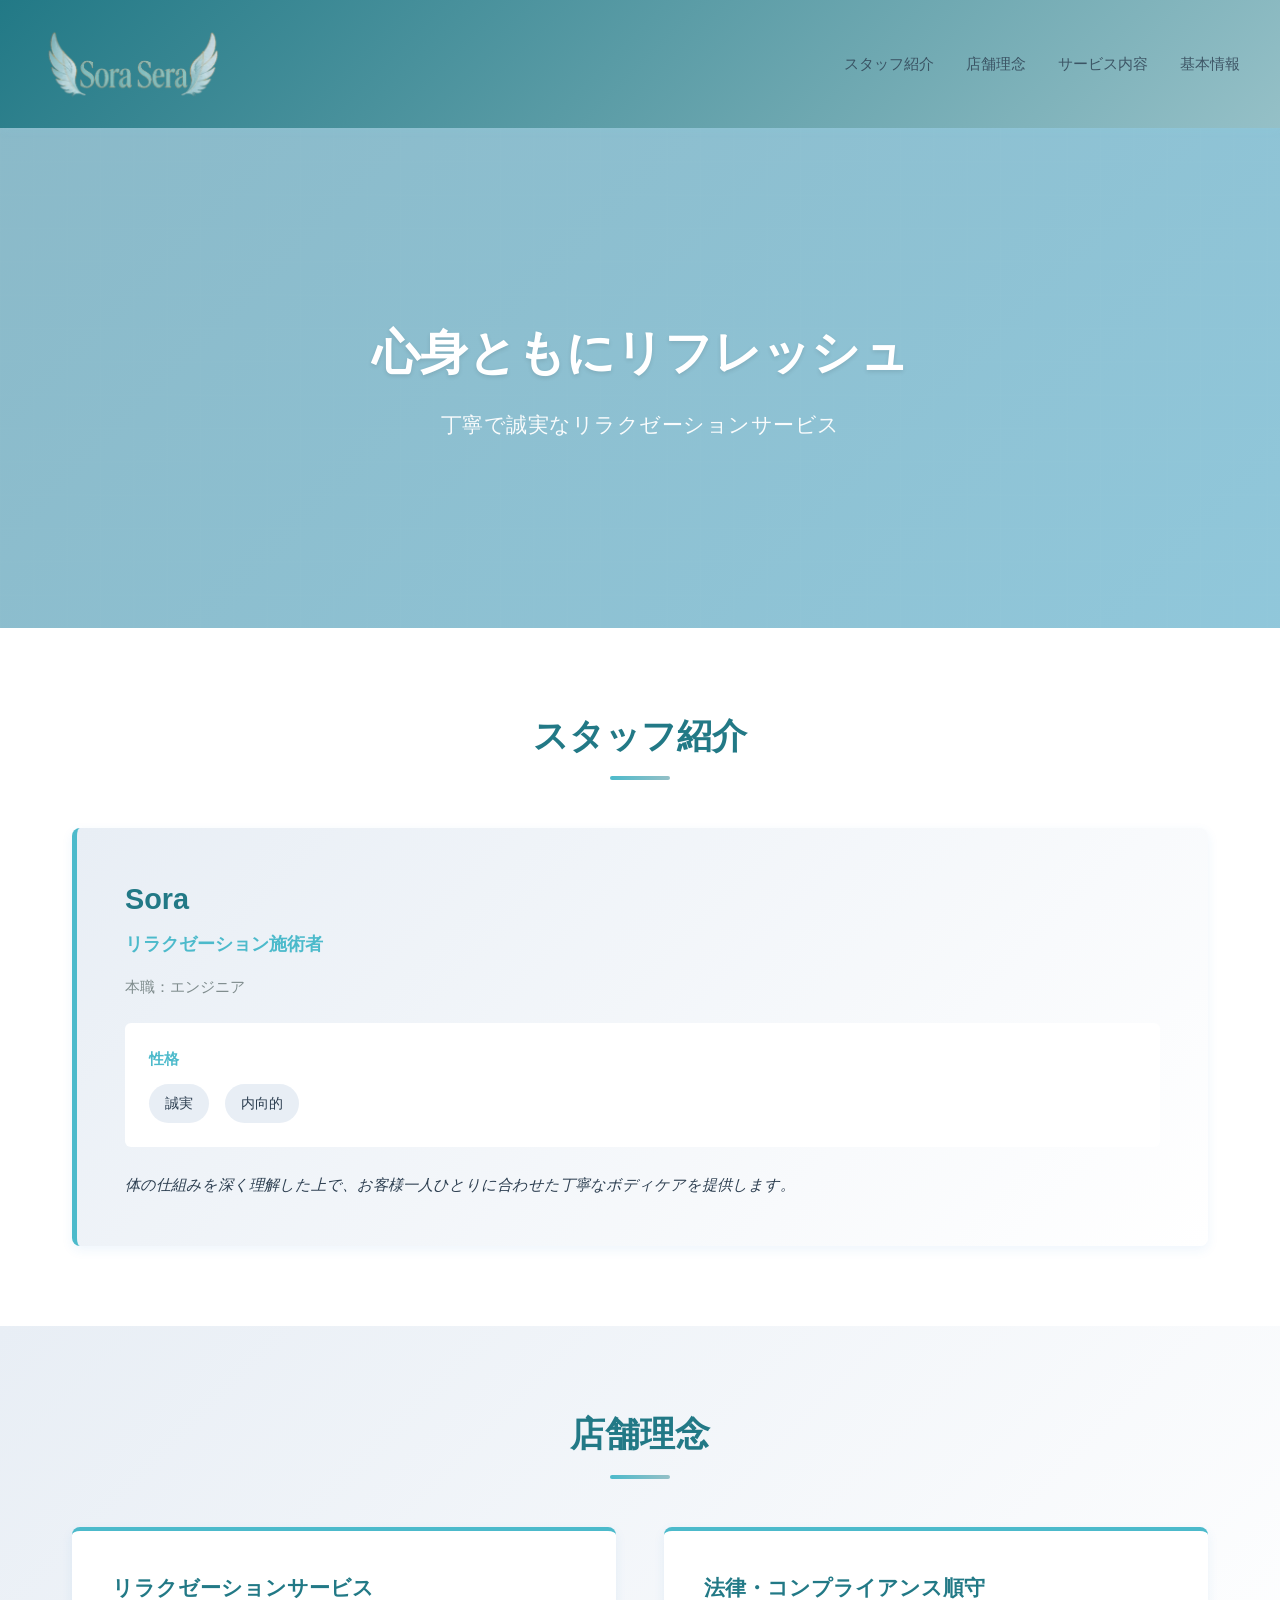
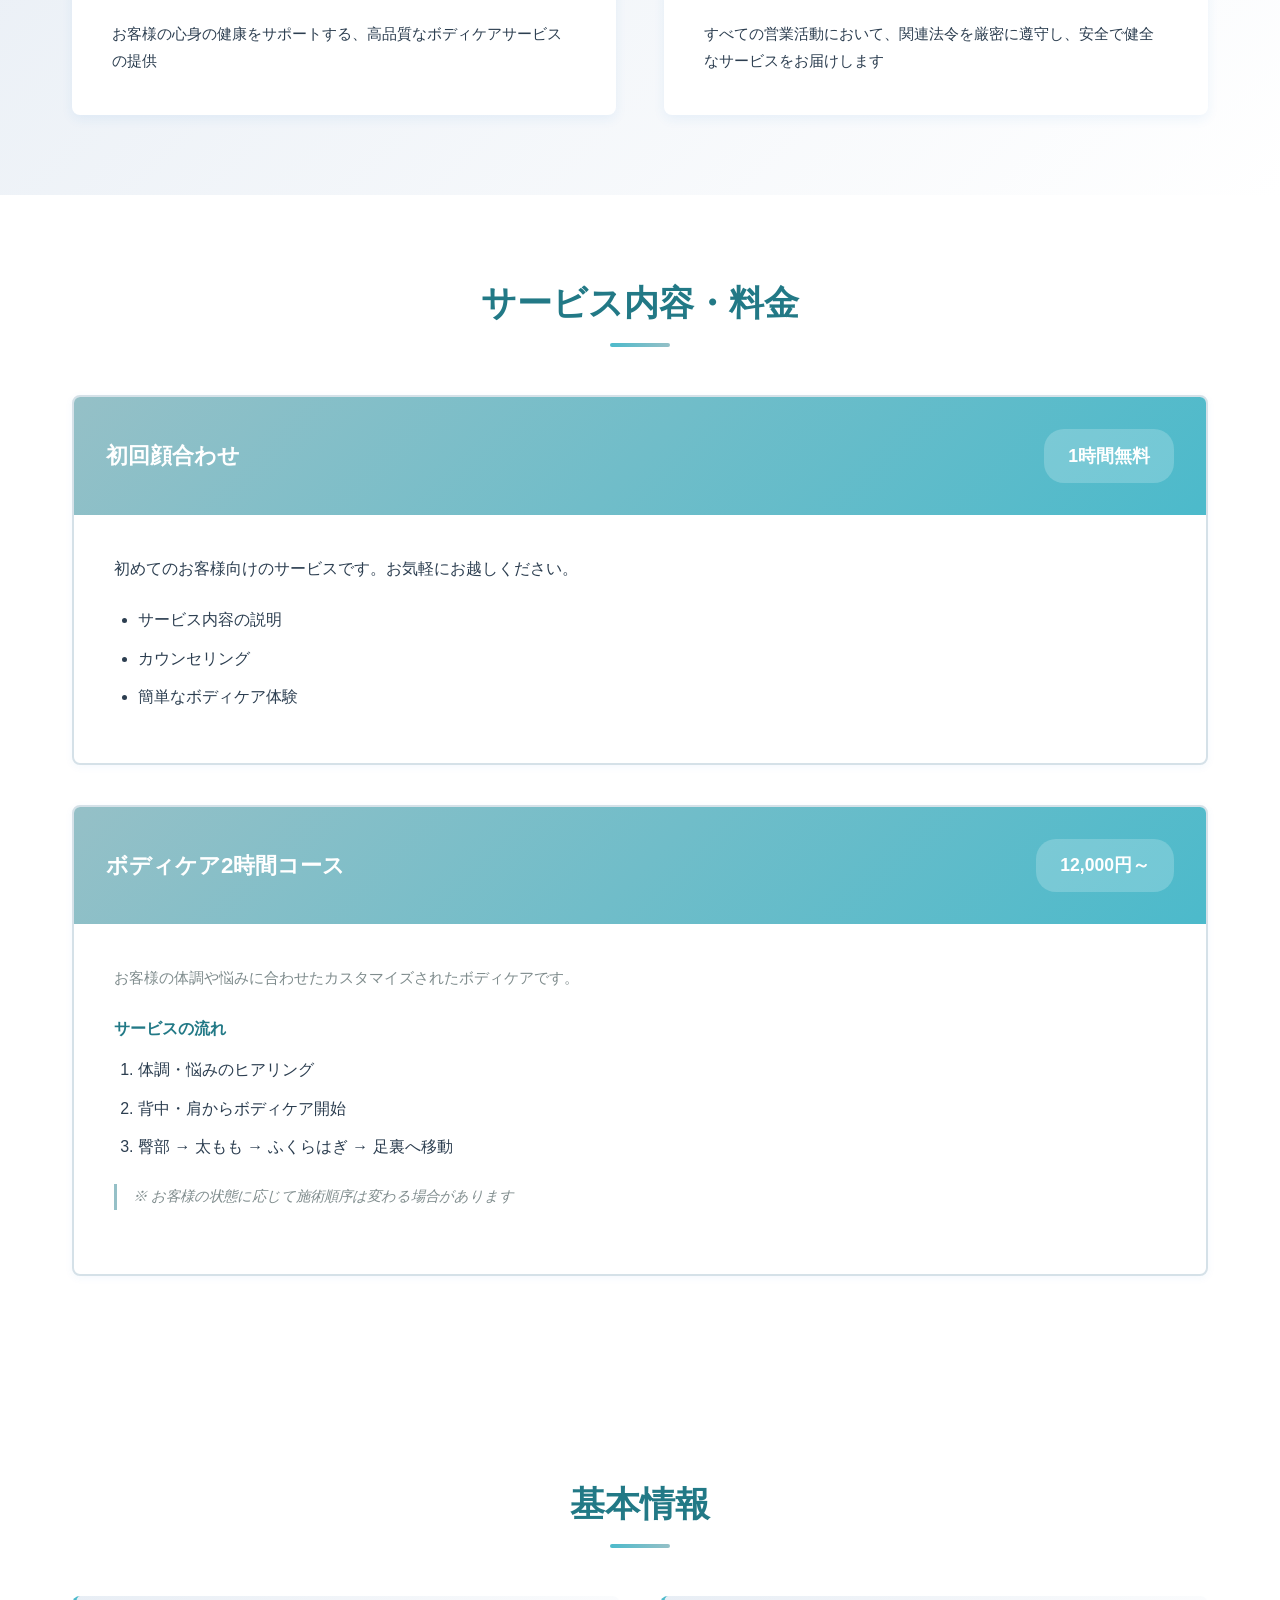
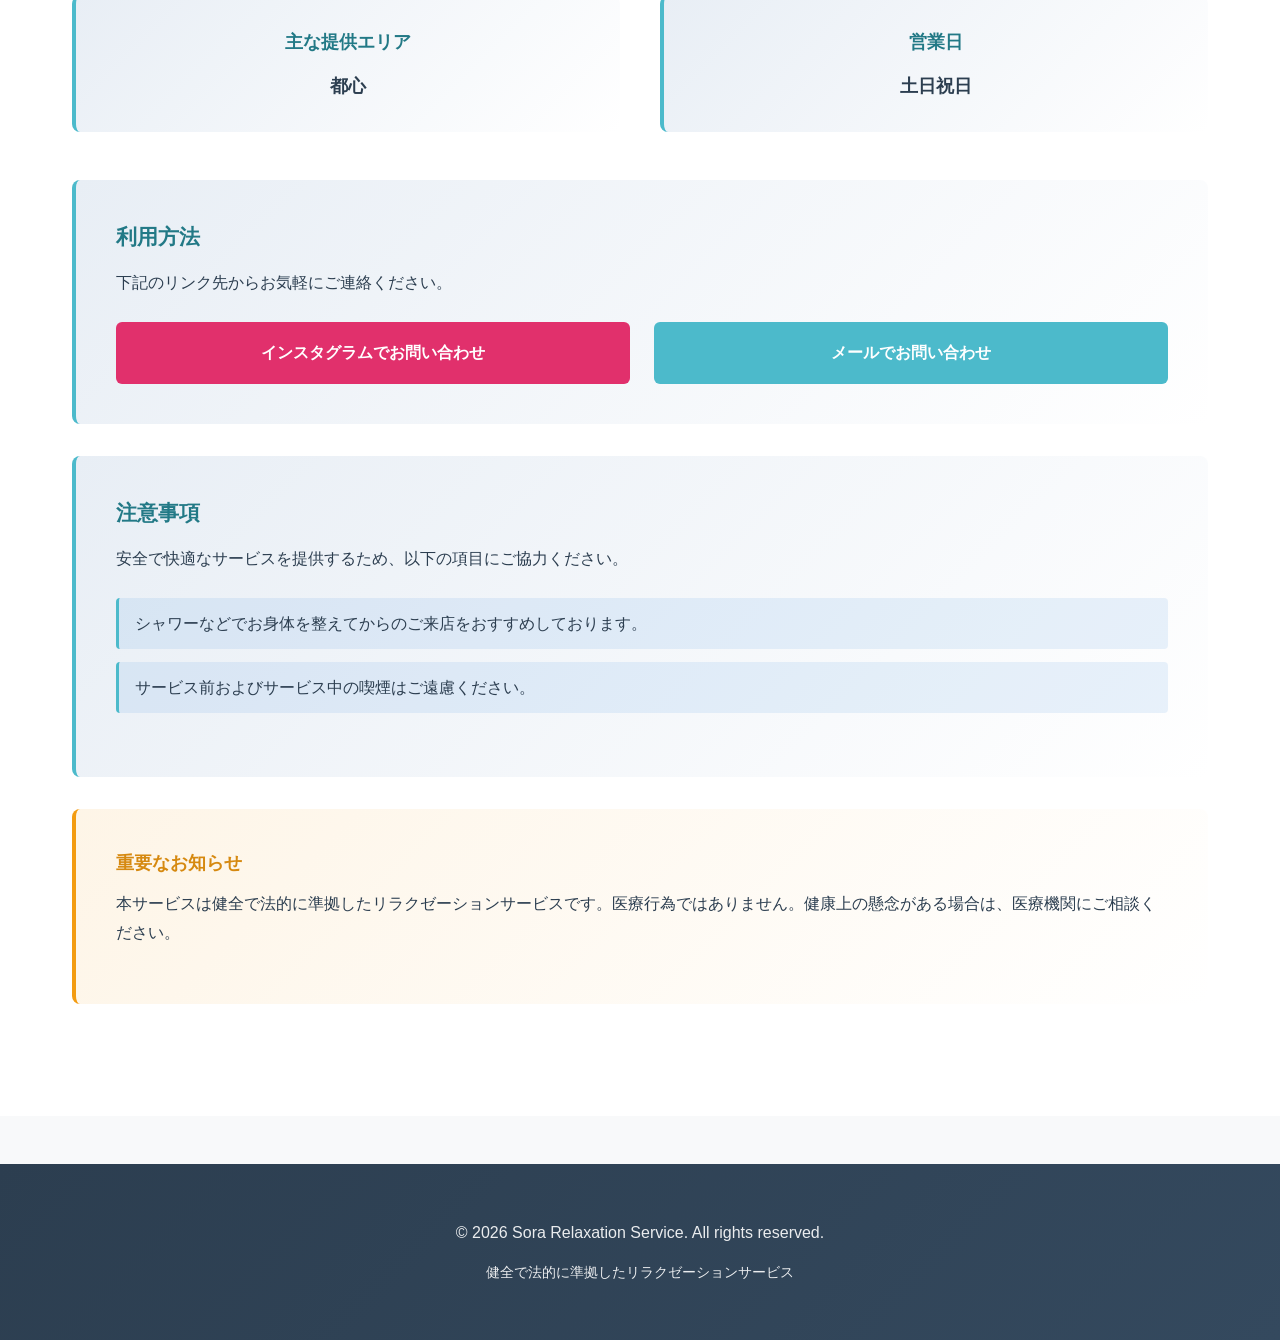
<file: index.html>
<!DOCTYPE html>
<html lang="ja">
<head>
    <meta charset="UTF-8">
    <meta name="viewport" content="width=device-width, initial-scale=1.0">
    <title>Sora Sera - 個人リラクゼーションサービス</title>
    <link rel="icon" type="image/jpeg" href="favicon.jpeg">
    <link rel="stylesheet" href="styles.css">
</head>
<body>
    <!-- ヘッダー -->
    <header class="header">
        <div class="header-content">
            <div class="logo">
                <img src="log.png" alt="Sora Logo" class="logo-image">
            </div>
            <button class="nav-toggle" aria-label="メニューを開く" type="button">
                <span></span>
                <span></span>
                <span></span>
            </button>
            <nav class="nav">
                <ul>
                    <li><a href="#about">スタッフ紹介</a></li>
                    <li><a href="#philosophy">店舗理念</a></li>
                    <li><a href="#services">サービス内容</a></li>
                    <li><a href="#info">基本情報</a></li>
                </ul>
            </nav>
        </div>
    </header>

    <!-- メインビジュアル -->
    <section class="hero">
        <div class="hero-content">
            <h2>心身ともにリフレッシュ</h2>
            <p>丁寧で誠実なリラクゼーションサービス</p>
        </div>
    </section>

    <!-- スタッフ紹介 -->
    <section id="about" class="section about-section">
        <div class="container">
            <h2 class="section-title">スタッフ紹介</h2>
            <div class="therapist-card">
                <div class="therapist-info">
                    <h3>Sora</h3>
                    <p class="position">リラクゼーション施術者</p>
                    <p class="background">本職：エンジニア</p>
                    <div class="personality">
                        <h4>性格</h4>
                        <ul>
                            <li>誠実</li>
                            <li>内向的</li>
                        </ul>
                    </div>
                    <p class="message">体の仕組みを深く理解した上で、お客様一人ひとりに合わせた丁寧なボディケアを提供します。</p>
                </div>
            </div>
        </div>
    </section>

    <!-- 店舗理念 -->
    <section id="philosophy" class="section philosophy-section">
        <div class="container">
            <h2 class="section-title">店舗理念</h2>
            <div class="philosophy-content">
                <div class="philosophy-item">
                    <h3>リラクゼーションサービス</h3>
                    <p>お客様の心身の健康をサポートする、高品質なボディケアサービスの提供</p>
                </div>
                <div class="philosophy-item">
                    <h3>法律・コンプライアンス順守</h3>
                    <p>すべての営業活動において、関連法令を厳密に遵守し、安全で健全なサービスをお届けします</p>
                </div>
            </div>
        </div>
    </section>

    <!-- サービス内容・料金 -->
    <section id="services" class="section services-section">
        <div class="container">
            <h2 class="section-title">サービス内容・料金</h2>
            
            <div class="service-item">
                <div class="service-header">
                    <h3>初回顔合わせ</h3>
                    <span class="price">1時間無料</span>
                </div>
                <div class="service-body">
                    <p>初めてのお客様向けのサービスです。お気軽にお越しください。</p>
                    <ul>
                        <li>サービス内容の説明</li>
                        <li>カウンセリング</li>
                        <li>簡単なボディケア体験</li>
                    </ul>
                </div>
            </div>

            <div class="service-item">
                <div class="service-header">
                    <h3>ボディケア2時間コース</h3>
                    <span class="price">12,000円～</span>
                </div>
                <div class="service-body">
                    <p class="description">お客様の体調や悩みに合わせたカスタマイズされたボディケアです。</p>
                    <h4>サービスの流れ</h4>
                    <ol>
                        <li>体調・悩みのヒアリング</li>
                        <li>背中・肩からボディケア開始</li>
                        <li>臀部 → 太もも → ふくらはぎ → 足裏へ移動</li>
                    </ol>
                    <p class="note">※ お客様の状態に応じて施術順序は変わる場合があります</p>
                </div>
            </div>
        </div>
    </section>

    <!-- 基本情報 -->
    <section id="info" class="section info-section">
        <div class="container">
            <h2 class="section-title">基本情報</h2>
            
            <div class="info-grid">
                <div class="info-item">
                    <h3>主な提供エリア</h3>
                    <p>都心</p>
                </div>
                <div class="info-item">
                    <h3>営業日</h3>
                    <p>土日祝日</p>
                </div>
            </div>

            <div class="info-section-box">
                <h3>利用方法</h3>
                <p>下記のリンク先からお気軽にご連絡ください。</p>
                <div class="contact-buttons">
                    <a href="https://www.instagram.com/sorasera2026/" class="contact-btn instagram-btn">インスタグラムでお問い合わせ</a>
                    <a href="mailto:contact@example.com" class="contact-btn email-btn">メールでお問い合わせ</a>
                </div>
            </div>

            <div class="info-section-box">
                <h3>注意事項</h3>
                <p>安全で快適なサービスを提供するため、以下の項目にご協力ください。</p>
                <ul class="restrictions">
                    <li>シャワーなどでお身体を整えてからのご来店をおすすめしております。</li>
                    <li>サービス前およびサービス中の喫煙はご遠慮ください。</li>
                </ul>
            </div>

            <div class="info-section-box notice">
                <h4>重要なお知らせ</h4>
                <p>本サービスは健全で法的に準拠したリラクゼーションサービスです。医療行為ではありません。健康上の懸念がある場合は、医療機関にご相談ください。</p>
            </div>
        </div>
    </section>

    <!-- フッター -->
    <footer class="footer">
        <div class="footer-content">
            <p>&copy; 2026 Sora Relaxation Service. All rights reserved.</p>
            <p class="footer-note">健全で法的に準拠したリラクゼーションサービス</p>
        </div>
    </footer>

    <script src="script.js"></script>
</body>
</html>
</file>
<file: styles.css>
/* ========================================
   リセット・基本スタイル
   ======================================== */
* {
    margin: 0;
    padding: 0;
    box-sizing: border-box;
}

html {
    scroll-behavior: smooth;
}

body {
    font-family: 'Segoe UI', Tahoma, Geneva, Verdana, sans-serif, 'Noto Sans JP', 'Hiragino Sans';
    line-height: 1.6;
    color: #333;
    background-color: #f8f9fa;
}

/* ========================================
   カラーパレット
   ========================================
   さわやかなイケメンをイメージした配色：
   - プライマリ：爽やかな青
   - セカンダリ：柔らかい灰色
   - アクセント：深い青
   ======================================== */

:root {
    --primary-color: #4cbacb;      /* 爽やかな青 */
    --primary-light: #95C0C7;      /* ライトブルー */
    --primary-dark: #227986;       /* ダークブルー */
    --secondary-color: #E8EEF5;    /* 薄い青灰色 */
    --text-dark: #2C3E50;          /* 濃いグレー */
    --text-light: #7F8C8D;         /* ライトグレー */
    --white: #FFFFFF;
    --border-color: #D5E1E8;       /* 淡い青灰色 */
    --success-color: #27AE60;      /* グリーン */
}

/* ========================================
   ヘッダー
   ======================================== */
.header {
    background: linear-gradient(135deg, var(--primary-dark) 0%, var(--primary-light) 100%);
    color: var(--text-dark);
    padding: 1.5rem 2rem;
    box-shadow: 0 2px 8px rgba(141, 214, 232, 0.15);
    position: sticky;
    top: 0;
    z-index: 100;
}

.header-content {
    max-width: 1200px;
    margin: 0 auto;
    display: flex;
    justify-content: space-between;
    align-items: center;
    position: relative;
}

.nav-toggle {
    display: none;
    background: transparent;
    border: none;
    cursor: pointer;
    padding: 0.5rem;
    outline: none;
}

.nav-toggle span {
    display: block;
    width: 28px;
    height: 3px;
    margin-bottom: 4px;
    border-radius: 2px;
    background: var(--text-dark);
    transition: background 0.3s ease;
}

.nav ul {
    display: flex;
    list-style: none;
    gap: 2rem;
}

.nav.open {
    display: block;
}


.logo {
    font-size: 1.8rem;
    font-weight: 700;
    letter-spacing: 2px;
}

.logo {
    display: flex;
    align-items: center;
    gap: 1rem;
}

.logo-image {
    max-height: 80px;
    width: auto;
    max-width: 1500px;
    object-fit: contain;
}

.logo h1 {
    margin: 0;
    font-size: 1.8rem;
    font-weight: 700;
    letter-spacing: 2px;
}

.nav ul {
    display: flex;
    list-style: none;
    gap: 2rem;
}

.nav a {
    color: var(--text-dark);
    text-decoration: none;
    font-size: 0.95rem;
    font-weight: 500;
    transition: opacity 0.3s ease;
    position: relative;
}

.nav a:hover {
    opacity: 0.8;
}

.nav a::after {
    content: '';
    position: absolute;
    bottom: -5px;
    left: 0;
    width: 0;
    height: 2px;
    background-color: var(--primary-dark);
    transition: width 0.3s ease;
}

.nav a:hover::after {
    width: 100%;
}

/* ========================================
   ヒーロー セクション
   ======================================== */
.hero {
    background: linear-gradient(135deg, rgba(149, 192, 199, 0.9) 0%, rgba(162, 212, 219, 0.85) 100%),
                url('data:image/svg+xml,<svg xmlns="http://www.w3.org/2000/svg" viewBox="0 0 1200 600"><defs><pattern id="grid" width="40" height="40" patternUnits="userSpaceOnUse"><path d="M 40 0 L 0 0 0 40" fill="none" stroke="rgba(255,255,255,0.1)" stroke-width="1"/></pattern></defs><rect width="1200" height="600" fill="%232B7ED8"/><rect width="1200" height="600" fill="url(%23grid)"/></svg>');
    color: var(--white);
    padding: 8rem 2rem;
    text-align: center;
    min-height: 500px;
    display: flex;
    align-items: center;
    justify-content: center;
}

.hero-content h2 {
    font-size: 3rem;
    font-weight: 700;
    margin-bottom: 1rem;
    text-shadow: 0 2px 4px rgba(0, 0, 0, 0.1);
}

.hero-content p {
    font-size: 1.3rem;
    font-weight: 300;
    opacity: 0.95;
    letter-spacing: 0.5px;
}

/* ========================================
   レスポンシブ: ヘッダー・ナビゲーション
   ======================================== */
@media (max-width: 768px) {
    .header-content {
        flex-direction: row;
        justify-content: space-between;
        align-items: center;
        gap: 0;
    }

    .nav-toggle {
        display: inline-flex;
        flex-direction: column;
        justify-content: center;
        align-items: center;
        margin-left: auto;
        width: 42px;
        height: 40px;
        padding: 0.5rem;
    }

    .nav {
        position: absolute;
        top: 100%;
        left: 0;
        right: 0;
        background: rgba(255, 255, 255, 0.98);
        border-top: 1px solid rgba(0, 0, 0, 0.08);
        padding: 1rem 2rem 1.5rem;
        display: none;
        box-shadow: 0 8px 24px rgba(0, 0, 0, 0.08);
        z-index: 90;
    }

    .nav.open {
        display: block;
    }

    .nav ul {
        flex-direction: column;
        gap: 1rem;
        text-align: center;
    }

    .nav a {
        color: var(--text-dark);
        font-weight: 600;
    }

    .logo {
        flex-direction: column;
        gap: 0.8rem;
    }

    .logo-image {
        height: 70px;
        max-width: 120px;
    }

    .logo h1 {
        font-size: 1.8rem;
    }

    .hero-content h2 {
        font-size: 2rem;
    }

    .hero-content p {
        font-size: 1rem;
    }

    .hero {
        padding: 4rem 2rem;
        min-height: 350px;
    }
}

/* ========================================
   コンテナ・セクション基本
   ======================================== */
.container {
    max-width: 1200px;
    margin: 0 auto;
    padding: 0 2rem;
}

.section {
    padding: 5rem 2rem;
}

.section-title {
    font-size: 2.2rem;
    font-weight: 700;
    color: var(--primary-dark);
    margin-bottom: 3rem;
    text-align: center;
    position: relative;
    padding-bottom: 1rem;
}

.section-title::after {
    content: '';
    position: absolute;
    bottom: 0;
    left: 50%;
    transform: translateX(-50%);
    width: 60px;
    height: 4px;
    background: linear-gradient(90deg, var(--primary-color), var(--primary-light));
    border-radius: 2px;
}

/* ========================================
   セラピスト紹介 セクション
   ======================================== */
.about-section {
    background-color: var(--white);
}

.therapist-card {
    background: linear-gradient(135deg, var(--secondary-color) 0%, var(--white) 100%);
    border-left: 5px solid var(--primary-color);
    padding: 3rem;
    border-radius: 8px;
    box-shadow: 0 4px 12px rgba(43, 126, 216, 0.08);
    transition: transform 0.3s ease, box-shadow 0.3s ease;
}

.therapist-card:hover {
    transform: translateY(-5px);
    box-shadow: 0 8px 20px rgba(43, 126, 216, 0.12);
}

.therapist-info h3 {
    font-size: 1.8rem;
    color: var(--primary-dark);
    margin-bottom: 0.5rem;
}

.therapist-info .position {
    font-size: 1.1rem;
    color: var(--primary-color);
    font-weight: 600;
    margin-bottom: 1rem;
}

.therapist-info .background {
    color: var(--text-light);
    font-size: 0.95rem;
    margin-bottom: 1.5rem;
}

.personality {
    background-color: var(--white);
    padding: 1.5rem;
    border-radius: 6px;
    margin: 1.5rem 0;
}

.personality h4 {
    color: var(--primary-color);
    margin-bottom: 0.8rem;
    font-size: 0.95rem;
}

.personality ul {
    list-style: none;
    display: flex;
    gap: 1rem;
}

.personality li {
    background-color: var(--secondary-color);
    padding: 0.5rem 1rem;
    border-radius: 20px;
    color: var(--text-dark);
    font-size: 0.9rem;
    font-weight: 500;
}

.therapist-info .message {
    color: var(--text-dark);
    font-size: 0.95rem;
    line-height: 1.8;
    margin-top: 1.5rem;
    font-style: italic;
}

/* ========================================
   店舗理念 セクション
   ======================================== */
.philosophy-section {
    background: linear-gradient(135deg, var(--secondary-color) 0%, var(--white) 100%);
}

.philosophy-content {
    display: grid;
    grid-template-columns: repeat(auto-fit, minmax(300px, 1fr));
    gap: 3rem;
}

.philosophy-item {
    background-color: var(--white);
    padding: 2.5rem;
    border-radius: 8px;
    box-shadow: 0 4px 12px rgba(43, 126, 216, 0.08);
    border-top: 4px solid var(--primary-color);
    transition: transform 0.3s ease;
}

.philosophy-item:hover {
    transform: translateY(-8px);
}

.philosophy-item h3 {
    color: var(--primary-dark);
    font-size: 1.3rem;
    margin-bottom: 1rem;
}

.philosophy-item p {
    color: var(--text-dark);
    line-height: 1.8;
    font-size: 0.95rem;
}

/* ========================================
   サービス内容・料金 セクション
   ======================================== */
.services-section {
    background-color: var(--white);
}

.service-item {
    background-color: var(--white);
    border: 2px solid var(--border-color);
    border-radius: 8px;
    overflow: hidden;
    margin-bottom: 2.5rem;
    transition: all 0.3s ease;
    box-shadow: 0 2px 8px rgba(43, 126, 216, 0.05);
}

.service-item:hover {
    border-color: var(--primary-color);
    box-shadow: 0 6px 16px rgba(43, 126, 216, 0.12);
}

.service-header {
    background: linear-gradient(135deg, var(--primary-light) 0%, var(--primary-color) 100%);
    color: var(--white);
    padding: 2rem;
    display: flex;
    justify-content: space-between;
    align-items: center;
}

.service-header h3 {
    font-size: 1.4rem;
    margin: 0;
}

.price {
    background-color: rgba(255, 255, 255, 0.2);
    padding: 0.8rem 1.5rem;
    border-radius: 20px;
    font-size: 1.1rem;
    font-weight: 600;
    white-space: nowrap;
}

.service-body {
    padding: 2.5rem;
}

.service-body > p {
    color: var(--text-dark);
    margin-bottom: 1.5rem;
    line-height: 1.8;
}

.service-body .description {
    color: var(--text-light);
    font-size: 0.95rem;
}

.service-body h4 {
    color: var(--primary-dark);
    margin-top: 1.5rem;
    margin-bottom: 1rem;
    font-size: 1rem;
}

.service-body ol,
.service-body ul {
    margin-left: 1.5rem;
    color: var(--text-dark);
}

.service-body li {
    margin-bottom: 0.8rem;
    line-height: 1.6;
}

.service-body .note {
    color: var(--text-light);
    font-size: 0.9rem;
    margin-top: 1.5rem;
    font-style: italic;
    border-left: 3px solid var(--primary-light);
    padding-left: 1rem;
}

/* ========================================
   基本情報 セクション
   ======================================== */
.info-section {
    background-color: var(--white);
}

.info-grid {
    display: grid;
    grid-template-columns: repeat(auto-fit, minmax(250px, 1fr));
    gap: 2.5rem;
    margin-bottom: 3rem;
}

.info-item {
    background: linear-gradient(135deg, var(--secondary-color) 0%, var(--white) 100%);
    padding: 2rem;
    border-radius: 8px;
    border-left: 4px solid var(--primary-color);
    text-align: center;
}

.info-item h3 {
    color: var(--primary-dark);
    margin-bottom: 1rem;
    font-size: 1.1rem;
}

.info-item p {
    color: var(--text-dark);
    font-size: 1.1rem;
    font-weight: 600;
}

.info-section-box {
    background: linear-gradient(135deg, var(--secondary-color) 0%, var(--white) 100%);
    padding: 2.5rem;
    border-radius: 8px;
    margin-bottom: 2rem;
    border-left: 4px solid var(--primary-color);
}

.info-section-box h3 {
    color: var(--primary-dark);
    font-size: 1.3rem;
    margin-bottom: 1rem;
}

.info-section-box h4 {
    color: var(--primary-color);
    font-size: 1.1rem;
    margin-bottom: 0.8rem;
}

.info-section-box p {
    color: var(--text-dark);
    line-height: 1.8;
    margin-bottom: 1rem;
}

.contact-buttons {
    display: flex;
    gap: 1.5rem;
    margin-top: 1.5rem;
    flex-wrap: wrap;
}

.contact-btn {
    flex: 1;
    min-width: 180px;
    padding: 1rem 2rem;
    border-radius: 6px;
    text-decoration: none;
    font-weight: 600;
    text-align: center;
    transition: all 0.3s ease;
    border: 2px solid transparent;
}

.instagram-btn {
    background-color: #E1306C;
    color: var(--white);
}

.instagram-btn:hover {
    background-color: #C13584;
    transform: translateY(-3px);
    box-shadow: 0 4px 12px rgba(225, 48, 108, 0.3);
}

.email-btn {
    background-color: var(--primary-color);
    color: var(--white);
}

.email-btn:hover {
    background-color: var(--primary-dark);
    transform: translateY(-3px);
    box-shadow: 0 4px 12px rgba(43, 126, 216, 0.3);
}

.restrictions {
    list-style: none;
    margin: 1.5rem 0;
}

.restrictions li {
    padding: 0.8rem 1rem;
    margin-bottom: 0.8rem;
    background-color: rgba(43, 126, 216, 0.1);
    border-left: 3px solid var(--primary-color);
    border-radius: 4px;
    color: var(--text-dark);
}

.info-section-box.notice {
    border-left-color: #F39C12;
    background: linear-gradient(135deg, rgba(243, 156, 18, 0.1) 0%, var(--white) 100%);
}

.info-section-box.notice h4 {
    color: #D68910;
}

/* ========================================
   フッター
   ======================================== */
.footer {
    background: linear-gradient(135deg, var(--text-dark) 0%, #34495E 100%);
    color: var(--white);
    padding: 3rem 2rem;
    text-align: center;
    margin-top: 3rem;
}

.footer-content p {
    margin: 0.5rem 0;
    opacity: 0.9;
}

.footer-note {
    font-size: 0.9rem;
    opacity: 0.7;
    margin-top: 1rem !important;
}

/* ========================================
   レスポンシブ対応
   ======================================== */
@media (max-width: 768px) {
    .section {
        padding: 3rem 2rem;
    }

    .section-title {
        font-size: 1.8rem;
        margin-bottom: 2rem;
    }

    .therapist-card,
    .philosophy-item,
    .info-section-box {
        padding: 2rem;
    }

    .service-header {
        flex-direction: column;
        text-align: center;
        gap: 1rem;
    }

    .service-header h3 {
        font-size: 1.2rem;
    }

    .price {
        display: inline-block;
    }

    .contact-buttons {
        flex-direction: column;
        gap: 1rem;
    }

    .contact-btn {
        min-width: auto;
    }

    .philosophy-content,
    .info-grid {
        gap: 1.5rem;
    }

    .therapist-info .personality ul {
        flex-direction: column;
        gap: 0.5rem;
    }

    .therapist-info .personality li {
        width: 100%;
    }
}

@media (max-width: 480px) {
    .nav ul {
        gap: 0.8rem;
        font-size: 0.9rem;
    }

    .logo {
        gap: 0.5rem;
    }

    .logo-image {
        height: 60px;
        max-width: 100px;
    }

    .logo h1 {
        font-size: 1.6rem;
    }

    .section-title {
        font-size: 1.5rem;
    }

    .therapist-card,
    .philosophy-item,
    .service-body,
    .info-section-box {
        padding: 1.5rem;
    }

    .service-header {
        padding: 1.5rem;
    }

    .service-header h3 {
        font-size: 1.1rem;
    }

    .price {
        font-size: 0.95rem;
        padding: 0.6rem 1rem;
    }

    .section {
        padding: 2rem 1rem;
    }
}

/* ========================================
   スムーズなスクロール・アニメーション
   ======================================== */
@keyframes fadeIn {
    from {
        opacity: 0;
        transform: translateY(20px);
    }
    to {
        opacity: 1;
        transform: translateY(0);
    }
}

.section {
    animation: fadeIn 0.6s ease;
}
</file>
